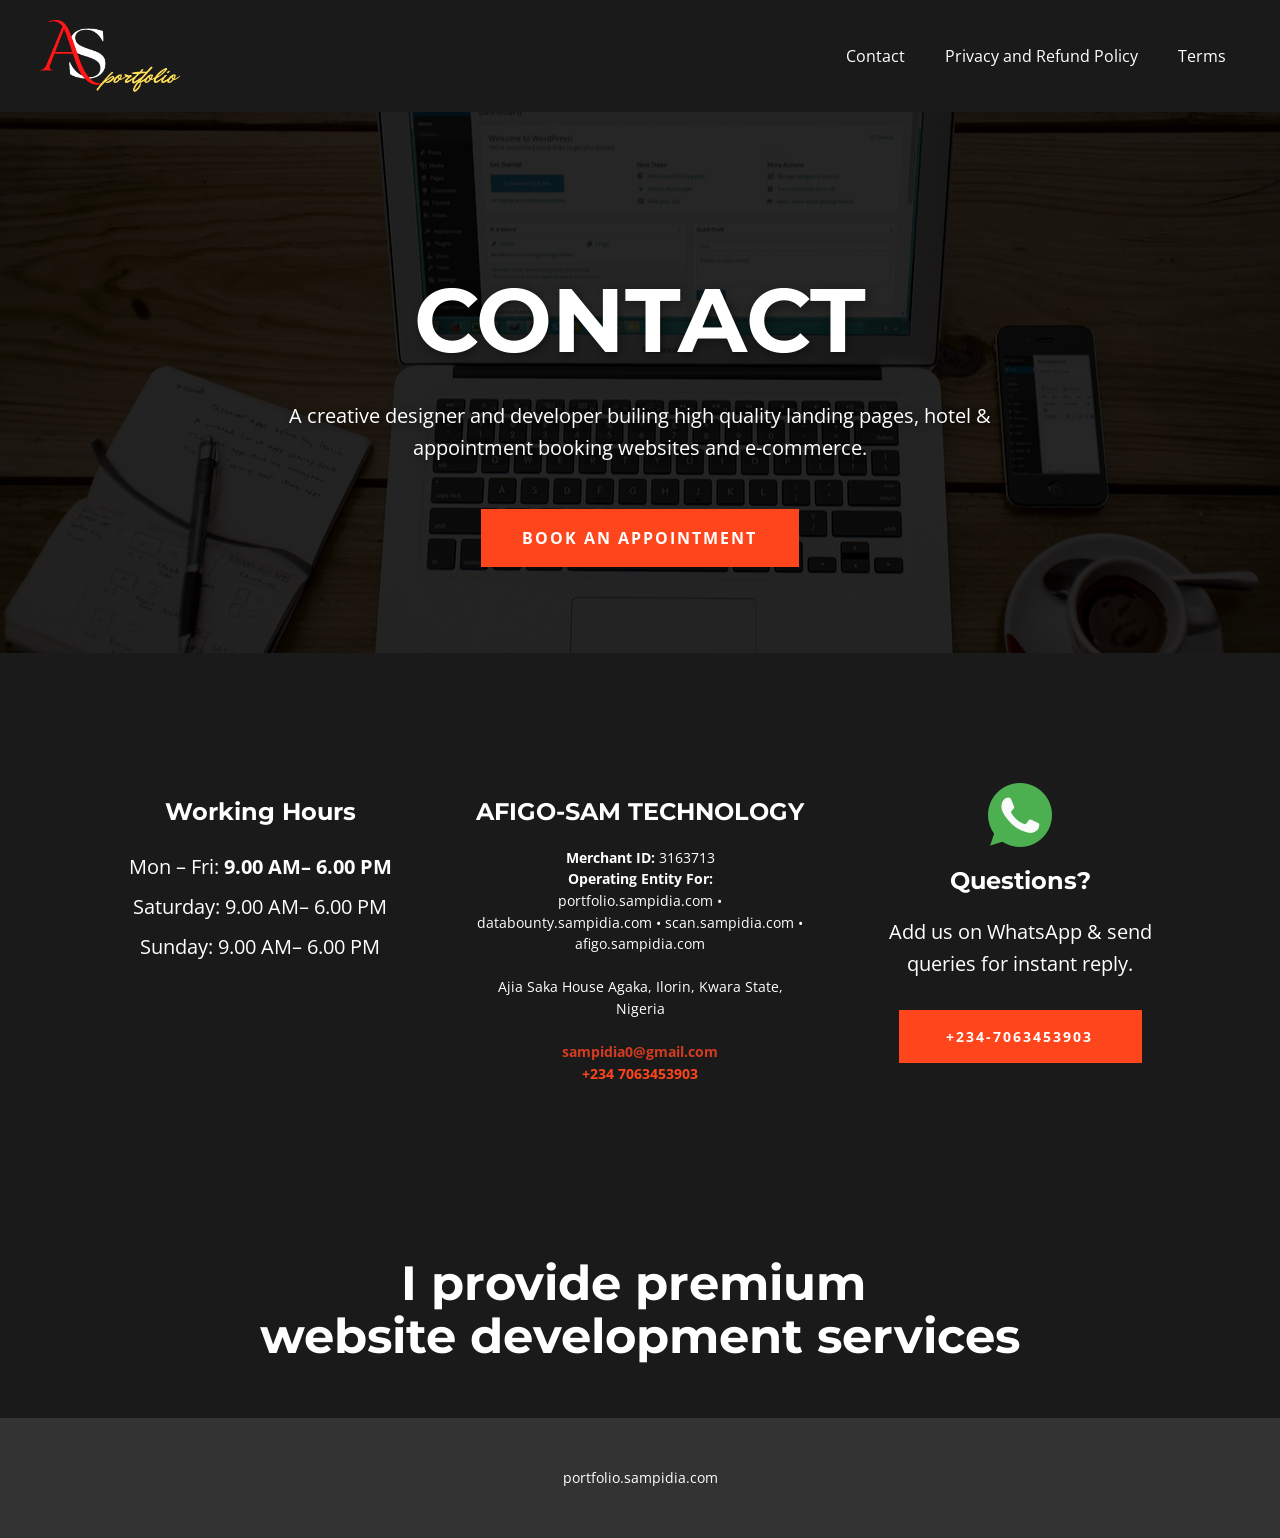
<file: contact/index.html>
<!DOCTYPE html>
<html style="font-size: 16px;" lang="en"><head>
    <meta name="viewport" content="width=device-width, initial-scale=1.0">
    <meta charset="utf-8">
    <meta name="keywords" content="contact, AFIGO-SAM TECHNOLOGY, Samson Oghenekaro Afigo, web designer, appointment booking, support, WhatsApp">
    <meta name="description" content="Get in touch with Samson Oghenekaro Afigo at AFIGO-SAM TECHNOLOGY (portfolio.sampidia.com). Contact us via email, phone, or WhatsApp for web design and development inquiries.">
    <title>Contact | AFIGO-SAM TECHNOLOGY</title>
    <link rel="stylesheet" href="nicepage.css" media="screen">
<link rel="stylesheet" href="index.css" media="screen">
    <meta name="generator" content="Nicepage 7.2.3, nicepage.com">
    
    
    
    
    
    <link id="u-theme-google-font" rel="stylesheet" href="https://fonts.googleapis.com/css?family=Montserrat:100,100i,200,200i,300,300i,400,400i,500,500i,600,600i,700,700i,800,800i,900,900i|Open+Sans:300,300i,400,400i,500,500i,600,600i,700,700i,800,800i">
    <script type="application/ld+json">{
		"@context": "http://schema.org",
		"@type": "Organization",
		"name": "Sitecontact",
		"logo": "contact/images/sampidiaafigoportfolio2.png"
}</script>
    <meta name="theme-color" content="#b8a269">
    <meta property="og:title" content="Contact | AFIGO-SAM TECHNOLOGY">
    <meta property="og:description" content="Get in touch with Samson Oghenekaro Afigo at AFIGO-SAM TECHNOLOGY (portfolio.sampidia.com). Contact us via email, phone, or WhatsApp for web design and development inquiries.">
    <meta property="og:type" content="website">
    <meta property="og:url" content="https://portfolio.sampidia.com/contact/">
    <link rel="canonical" href="https://portfolio.sampidia.com/contact/">
  <meta data-intl-tel-input-cdn-path="intlTelInput/"></head>
  <body data-home-page="Contact.html" data-home-page-title="Contact" data-path-to-root="./" data-include-products="false" class="u-body u-grey-90 u-xl-mode" data-lang="en"><header class="u-clearfix u-header u-header" id="sec-ef40"><div class="u-clearfix u-sheet u-sheet-1">
        <a href="https://portfolio.sampidia.com/" class="u-image u-logo u-image-1" data-image-width="500" data-image-height="500">
          <img src="/contact/images/sampidiaafigoportfolio2.png" class="u-logo-image u-logo-image-1">
        </a>
        <nav class="u-menu u-menu-one-level u-offcanvas u-menu-1">
          <div class="menu-collapse" style="font-size: 1rem; letter-spacing: 0px;">
            <a class="u-button-style u-custom-left-right-menu-spacing u-custom-padding-bottom u-custom-top-bottom-menu-spacing u-hamburger-link u-nav-link u-text-active-palette-1-base u-text-hover-palette-2-base" href="#">
              <svg class="u-svg-link" viewBox="0 0 24 24"><use xlink:href="#menu-hamburger"></use></svg>
              <svg class="u-svg-content" version="1.1" id="menu-hamburger" viewBox="0 0 16 16" x="0px" y="0px" xmlns:xlink="http://www.w3.org/1999/xlink" xmlns="http://www.w3.org/2000/svg"><g><rect y="1" width="16" height="2"></rect><rect y="7" width="16" height="2"></rect><rect y="13" width="16" height="2"></rect>
</g></svg>
            </a>
          </div>
          <div class="u-custom-menu u-nav-container">
            <ul class="u-nav u-unstyled u-nav-1"><li class="u-nav-item"><a class="u-button-style u-nav-link u-text-active-palette-1-base u-text-hover-palette-2-base" href="https://portfolio.sampidia.com/contact/" style="padding: 10px 20px;">Contact</a>
</li><li class="u-nav-item"><a class="u-button-style u-nav-link u-text-active-palette-1-base u-text-hover-palette-2-base" href="https://portfolio.sampidia.com/policy/" style="padding: 10px 20px;">Privacy and Refund Policy</a>
</li><li class="u-nav-item"><a class="u-button-style u-nav-link u-text-active-palette-1-base u-text-hover-palette-2-base" href="https://portfolio.sampidia.com/terms/" style="padding: 10px 20px;">Terms</a>
</li></ul>
          </div>
          <div class="u-custom-menu u-nav-container-collapse">
            <div class="u-black u-container-style u-inner-container-layout u-opacity u-opacity-95 u-sidenav">
              <div class="u-inner-container-layout u-sidenav-overflow">
                <div class="u-menu-close"></div>
                <ul class="u-align-center u-nav u-popupmenu-items u-unstyled u-nav-2"><li class="u-nav-item"><a class="u-button-style u-nav-link" href="https://portfolio.sampidia.com/contact/">Contact</a>
</li><li class="u-nav-item"><a class="u-button-style u-nav-link" href="https://portfolio.sampidia.com/policy/">Privacy and Refund Policy</a>
</li><li class="u-nav-item"><a class="u-button-style u-nav-link" href="https://portfolio.sampidia.com/terms/">Terms</a>
</li></ul>
              </div>
            </div>
            <div class="u-black u-menu-overlay u-opacity u-opacity-70"></div>
          </div>
        </nav>
      </div></header>
    <section class="skrollable skrollable-between u-align-center u-clearfix u-container-align-center u-image u-shading u-section-1" id="sec-6ce6" src="" data-image-width="1280" data-image-height="826">
      <div class="u-clearfix u-sheet u-sheet-1">
        <h1 class="u-align-center u-text u-text-1" data-animation-name="customAnimationIn" data-animation-duration="1500">contact</h1>
        <p class="u-align-center u-large-text u-text u-text-variant u-text-2" data-animation-name="customAnimationIn" data-animation-duration="1500" data-animation-delay="250"> A creative designer and developer builing high quality landing pages, hotel &amp; appointment booking websites and e-commerce.</p>
        <a href="./#sec-ef81" data-page-id="91368917" class="u-active-white u-align-center u-border-none u-btn u-button-style u-custom-color-1 u-hover-white u-text-active-palette-1-base u-text-hover-palette-1-base u-btn-1" data-animation-name="customAnimationIn" data-animation-duration="1500" data-animation-delay="200" data-animation-direction=""> Book an Appointment</a>
      </div>
      <style data-mode="XXL">@media (max-width: 0px) {
   .u-section-1 {
    background-image: linear-gradient(0deg, rgba(0, 0, 0, 0.45), rgba(0, 0, 0, 0.45)), url('images/man-barbershop-salon-doing-haircut-beard-trim1-min.jpg');
    background-position: 50% 50%, 50% 50%;
    background-size: cover, cover;
  }
  .u-section-1 .u-sheet-1 {
    min-height: 792px;
  }
  .u-section-1 .u-text-1 {
    text-shadow: 2px 2px 8px rgba(0,0,0,0.4);
    --animation-custom_in-translate_x: 0px;
    --animation-custom_in-translate_y: -300px;
    --animation-custom_in-opacity: 0;
    --animation-custom_in-rotate: 0deg;
    --animation-custom_in-scale: 0.3;
    font-size: 5.625rem;
    text-transform: uppercase;
    font-weight: 700;
    width: 795px;
    margin-top: 60px;
    margin-left: auto;
    margin-right: auto;
    margin-bottom: 0;
  }
  .u-section-1 .u-text-2 {
    text-shadow: 2px 2px 8px rgba(0,0,0,0.4);
    --animation-custom_in-translate_x: 0px;
    --animation-custom_in-translate_y: 0px;
    --animation-custom_in-opacity: 0;
    --animation-custom_in-rotate: 0deg;
    --animation-custom_in-scale: 0.3;
    width: 795px;
    margin-top: 30px;
    margin-left: auto;
    margin-right: auto;
    margin-bottom: 0;
  }
  .u-section-1 .u-btn-1 {
    text-transform: uppercase;
    font-weight: 700;
    letter-spacing: 2px;
    font-size: 1rem;
    background-image: none;
    --animation-custom_in-translate_x: 0px;
    --animation-custom_in-translate_y: 300px;
    --animation-custom_in-opacity: 0;
    --animation-custom_in-rotate: 0deg;
    --animation-custom_in-scale: 1;
    margin-top: 45px;
    margin-left: auto;
    margin-right: auto;
    margin-bottom: 0;
    padding-top: 18px;
    padding-right: 42px;
    padding-bottom: 18px;
    padding-left: 41px;
  }
  .u-block-9656-40 {
    --animation-custom_in-translate_x: 0px;
    --animation-custom_in-translate_y: 300px;
    --animation-custom_in-opacity: 0;
    --animation-custom_in-rotate: 0deg;
    --animation-custom_in-scale: 0.3;
    margin-top: 45px;
    margin-left: auto;
    margin-right: auto;
    margin-bottom: 60px;
  }
  .u-block-9656-41 {
    background-image: none;
    border-style: solid;
    margin-left: auto;
    padding-top: 0;
    padding-bottom: 0;
    padding-left: 0;
    padding-right: 0;
  }
}</style>
    </section>
    <section class="u-clearfix u-container-align-center u-section-2" id="sec-ef81">
      <div class="u-clearfix u-sheet u-sheet-1">
        <div class="data-layout-selected u-clearfix u-expanded-width u-layout-wrap u-layout-wrap-1">
          <div class="u-layout">
            <div class="u-layout-row">
              <div class="u-container-style u-layout-cell u-size-20-lg u-size-20-xl u-size-30-md u-size-30-sm u-size-30-xs u-layout-cell-1">
                <div class="u-container-layout u-container-layout-1">
                  <h4 class="u-align-center u-text u-text-1">Working Hours</h4>
                  <p class="u-align-center u-text u-text-2"> Mon – Fri: <span style="font-weight: 700;">9.00 AM– 6.00 PM</span>
                    <br>Saturday: <span style="font-weight: 700;"></span>9.00 AM– 6.00 PM<br>Sunday: <span style="font-weight: 700;"></span>
                    <span style="font-weight: 700;"></span>9.00 AM– 6.00 PM
                  </p>
                </div>
              </div>
              <div class="u-container-style u-layout-cell u-shape-rectangle u-size-20-lg u-size-20-xl u-size-30-md u-size-30-sm u-size-30-xs u-layout-cell-2" data-animation-name="" data-animation-duration="0" data-animation-delay="0" data-animation-direction="">
                <div class="u-container-layout u-container-layout-2">
                  <h4 class="u-align-center u-text u-text-3">AFIGO-SAM TECHNOLOGY</h4>
                  <p class="u-align-center u-text u-text-4" style="line-height: 1.5; font-size: 0.9rem;">
                    <strong>Merchant ID:</strong> 3163713<br>
                    <strong>Operating Entity For:</strong><br>
                    portfolio.sampidia.com &bull; databounty.sampidia.com &bull; scan.sampidia.com &bull; afigo.sampidia.com<br><br>
                    Ajia Saka House Agaka, Ilorin, Kwara State, Nigeria<br>
                    <br>
                    <a href="mailto:sampidia0@gmail.com" class="u-active-none u-border-none u-btn u-button-link u-button-style u-hover-none u-none u-text-active-white u-text-hover-white u-text-palette-2-base u-btn-1">sampidia0@gmail.com</a>
                    <br>
                    <a href="tel:+2347063453903" class="u-active-none u-border-none u-btn u-button-link u-button-style u-hover-none u-none u-text-custom-color-1 u-btn-2">+234 7063453903</a>
                  </p>
                </div>
              </div>
              <div class="cell-temp-clone u-container-style u-layout-cell u-shape-rectangle u-size-20-lg u-size-20-xl u-size-60-md u-size-60-sm u-size-60-xs u-layout-cell-3" data-animation-name="" data-animation-duration="0" data-animation-delay="0" data-animation-direction="">
                <div class="u-container-layout u-valign-top u-container-layout-3">
                  <span class="u-align-center u-file-icon u-icon u-icon-1">
                    <img src="images/733585.png" alt="">
                  </span>
                  <h4 class="u-align-center u-text u-text-5"> Questions?</h4>
                  <p class="u-align-center u-text u-text-default-lg u-text-default-md u-text-default-xl u-text-6"> Add us on WhatsApp &amp; send queries for instant reply. </p>
                  <a href="tel:+12-345-678-89089" class="u-active-palette-1-dark-2 u-align-right u-btn u-button-style u-custom u-custom-color-1 u-hover-palette-1-dark-2 u-text-active-white u-text-hover-white u-btn-3" data-animation-name="customAnimationIn" data-animation-duration="1500" data-animation-delay="200" data-animation-direction="">+234-7063453903</a>
                </div>
              </div>
            </div>
          </div>
        </div>
      </div>
      <style data-mode="XXL" data-visited="true">@media (max-width: 0px) {
  .u-section-2 .u-sheet-1 {
    min-height: 494px;
  }
  .u-section-2 .u-layout-wrap-1 {
    margin-top: 60px;
    margin-bottom: 60px;
  }
  .u-section-2 .u-layout-cell-1 {
    min-height: 374px;
  }
  .u-section-2 .u-container-layout-1 {
    padding-top: 45px;
    padding-left: 23px;
    padding-right: 23px;
    padding-bottom: 30px;
  }
  .u-section-2 .u-text-1 {
    margin-top: 0;
    margin-bottom: 0;
    margin-left: 7px;
    margin-right: 7px;
  }
  .u-section-2 .u-text-2 {
    font-size: 1.25rem;
    background-image: none;
    line-height: 2;
    margin-top: 20px;
    margin-left: 0;
    margin-right: 0;
    margin-bottom: 0;
  }
  .u-section-2 .u-layout-cell-2 {
    min-height: 374px;
  }
  .u-section-2 .u-container-layout-2 {
    padding-top: 30px;
    padding-bottom: 30px;
    padding-left: 23px;
    padding-right: 23px;
  }
  .u-section-2 .u-text-3 {
    margin-top: 15px;
    margin-left: 0;
    margin-right: 0;
    margin-bottom: 0;
  }
  .u-section-2 .u-text-4 {
    font-size: 1.25rem;
    background-image: none;
    margin-top: 20px;
    margin-left: 0;
    margin-right: 0;
    margin-bottom: 0;
  }
  .u-section-2 .u-btn-1 {
    background-image: none;
    font-weight: 700;
    padding-top: 0;
    padding-bottom: 0;
    padding-left: 0;
    padding-right: 0;
  }
  .u-section-2 .u-btn-2 {
    background-image: none;
    font-weight: 700;
    padding-top: 0;
    padding-bottom: 0;
    padding-left: 0;
    padding-right: 0;
  }
  .u-section-2 .u-layout-cell-3 {
    min-height: 374px;
  }
  .u-section-2 .u-container-layout-3 {
    padding-top: 30px;
    padding-bottom: 30px;
    padding-left: 30px;
    padding-right: 30px;
  }
  .u-section-2 .u-icon-1 {
    width: 64px;
    height: 64px;
    margin-top: 0;
    margin-bottom: 0;
    margin-left: auto;
    margin-right: auto;
  }
  .u-section-2 .u-text-5 {
    margin-top: 20px;
    margin-left: 0;
    margin-right: 0;
    margin-bottom: 0;
  }
  .u-section-2 .u-text-6 {
    font-size: 1.25rem;
    margin-top: 20px;
    margin-left: 0;
    margin-right: 0;
    margin-bottom: 0;
  }
  .u-section-2 .u-btn-3 {
    text-transform: uppercase;
    font-size: 1rem;
    letter-spacing: 2px;
    font-weight: 700;
    --animation-custom_in-translate_x: 300px;
    --animation-custom_in-translate_y: 0px;
    margin-top: 30px;
    margin-left: auto;
    margin-right: auto;
    margin-bottom: 0;
    padding-top: 17px;
    padding-right: 49px;
    padding-bottom: 17px;
    padding-left: 47px;
  }
}</style>
    </section>
    <section class="u-align-center u-clearfix u-container-align-center u-grey-90 u-section-3" id="carousel_1e56">
      <div class="u-clearfix u-sheet u-sheet-1">
        <h2 class="u-text u-text-default u-text-1"> I provide premium&nbsp;<br>website development services
        </h2>
      </div>
      <style data-mode="XXL">@media (max-width: 0px) {
   .u-section-3 {
    background-image: none;
  }
  .u-section-3 .u-sheet-1 {
    min-height: 852px;
  }
  .u-section-3 .u-text-1 {
    margin-top: 70px;
    margin-left: auto;
    margin-right: auto;
    margin-bottom: 0;
  }
  .u-block-4c19-3 {
    min-height: 574px;
    margin-top: 40px;
    margin-bottom: 0;
    height: auto;
  }
  .u-block-4c19-49 {
    margin-top: 0;
    margin-bottom: 0;
  }
  .u-block-4c19-50 {
    font-size: 1rem;
    background-image: none;
    font-weight: 600;
    letter-spacing: 0px;
    text-transform: uppercase;
    padding-top: 10px;
    padding-bottom: 10px;
    padding-left: 25px;
    padding-right: 25px;
  }
  .u-block-4c19-5 {
    margin-top: 0;
    margin-bottom: 0;
  }
  .u-block-4c19-6 {
    font-size: 1rem;
    background-image: none;
    font-weight: 600;
    letter-spacing: 0px;
    text-transform: uppercase;
    padding-top: 10px;
    padding-bottom: 10px;
    padding-left: 25px;
    padding-right: 25px;
  }
  .u-block-4c19-35 {
    margin-top: 0;
    margin-bottom: 0;
  }
  .u-block-4c19-36 {
    font-size: 1rem;
    background-image: none;
    font-weight: 600;
    letter-spacing: 0px;
    text-transform: uppercase;
    padding-top: 10px;
    padding-bottom: 10px;
    padding-left: 25px;
    padding-right: 25px;
  }
  .u-block-4c19-42 {
    margin-top: 0;
    margin-bottom: 0;
  }
  .u-block-4c19-43 {
    font-size: 1rem;
    background-image: none;
    font-weight: 600;
    letter-spacing: 0px;
    text-transform: uppercase;
    padding-top: 10px;
    padding-bottom: 10px;
    padding-left: 25px;
    padding-right: 25px;
  }
  .u-block-4c19-51 {
    background-image: none;
    margin-top: 0;
    margin-bottom: 0;
  }
  .u-block-4c19-52 {
    padding-top: 30px;
    padding-bottom: 30px;
    padding-left: 30px;
    padding-right: 30px;
  }
  .u-block-4c19-53 {
    width: 232px;
    height: 232px;
    background-image: url("images/man-cuts-his-beard-barbershop_111.jpg");
    background-position: 50% 50%;
    margin-top: 0;
    margin-bottom: 0;
    margin-left: auto;
    margin-right: auto;
  }
  .u-block-4c19-54 {
    line-height: 1.8;
    width: 774px;
    font-weight: 700;
    margin-top: 20px;
    margin-left: auto;
    margin-right: auto;
    margin-bottom: 0;
  }
  .u-block-4c19-55 {
    width: 774px;
    margin-top: 20px;
    margin-left: auto;
    margin-right: auto;
    margin-bottom: 0;
  }
  .u-block-4c19-12 {
    background-image: none;
    margin-top: 0;
    margin-bottom: 0;
  }
  .u-block-4c19-13 {
    padding-top: 30px;
    padding-bottom: 30px;
    padding-left: 30px;
    padding-right: 30px;
  }
  .u-block-4c19-33 {
    width: 232px;
    height: 232px;
    background-image: url("images/handsome-man-cutting-beard-barber-4.jpg");
    background-position: 50% 50%;
    margin-top: 0;
    margin-bottom: 0;
    margin-left: auto;
    margin-right: auto;
  }
  .u-block-4c19-19 {
    line-height: 1.8;
    width: 774px;
    font-weight: 700;
    margin-top: 20px;
    margin-left: auto;
    margin-right: auto;
    margin-bottom: 0;
  }
  .u-block-4c19-32 {
    width: 774px;
    margin-top: 20px;
    margin-left: auto;
    margin-right: auto;
    margin-bottom: 0;
  }
  .u-block-4c19-37 {
    background-image: none;
    margin-top: 0;
    margin-bottom: 0;
  }
  .u-block-4c19-38 {
    padding-top: 30px;
    padding-bottom: 30px;
    padding-left: 30px;
    padding-right: 30px;
  }
  .u-block-4c19-39 {
    width: 232px;
    height: 232px;
    background-image: url("images/portrait-man-barbershop-with-cla.jpg");
    background-position: 50% 50%;
    margin-top: 0;
    margin-bottom: 0;
    margin-left: auto;
    margin-right: auto;
  }
  .u-block-4c19-40 {
    line-height: 1.8;
    width: 774px;
    font-weight: 700;
    margin-top: 20px;
    margin-left: auto;
    margin-right: auto;
    margin-bottom: 0;
  }
  .u-block-4c19-41 {
    width: 774px;
    margin-top: 20px;
    margin-left: auto;
    margin-right: auto;
    margin-bottom: 0;
  }
  .u-block-4c19-44 {
    background-image: none;
    margin-top: 0;
    margin-bottom: 0;
  }
  .u-block-4c19-45 {
    padding-top: 30px;
    padding-bottom: 30px;
    padding-left: 30px;
    padding-right: 30px;
  }
  .u-block-4c19-46 {
    width: 232px;
    height: 232px;
    background-image: url("images/stylish-man-sitting-barbershop_11.jpg");
    background-position: 50% 50%;
    margin-top: 0;
    margin-bottom: 0;
    margin-left: auto;
    margin-right: auto;
  }
  .u-block-4c19-47 {
    line-height: 1.8;
    width: 774px;
    font-weight: 700;
    margin-top: 20px;
    margin-left: auto;
    margin-right: auto;
    margin-bottom: 0;
  }
  .u-block-4c19-48 {
    width: 774px;
    margin-top: 20px;
    margin-left: auto;
    margin-right: auto;
    margin-bottom: 0;
  }
  .u-block-4c19-56 {
    font-style: italic;
    margin-top: 30px;
    margin-left: auto;
    margin-right: auto;
    margin-bottom: 70px;
  }
  .u-block-4c19-57 {
    background-image: none;
    font-style: italic;
    border-style: solid;
    padding-top: 0;
    padding-bottom: 0;
    padding-left: 0;
    padding-right: 0;
  }
}</style>
    </section>
    
    
    
    <footer class="u-align-center u-clearfix u-container-align-center u-footer u-grey-80 u-footer" id="sec-608d"><div class="u-clearfix u-sheet u-sheet-1">
        <p class="u-small-text u-text u-text-variant u-text-1"> portfolio.sampidia.com</p>
      </div></footer>
 
  
</body></html>
</file>
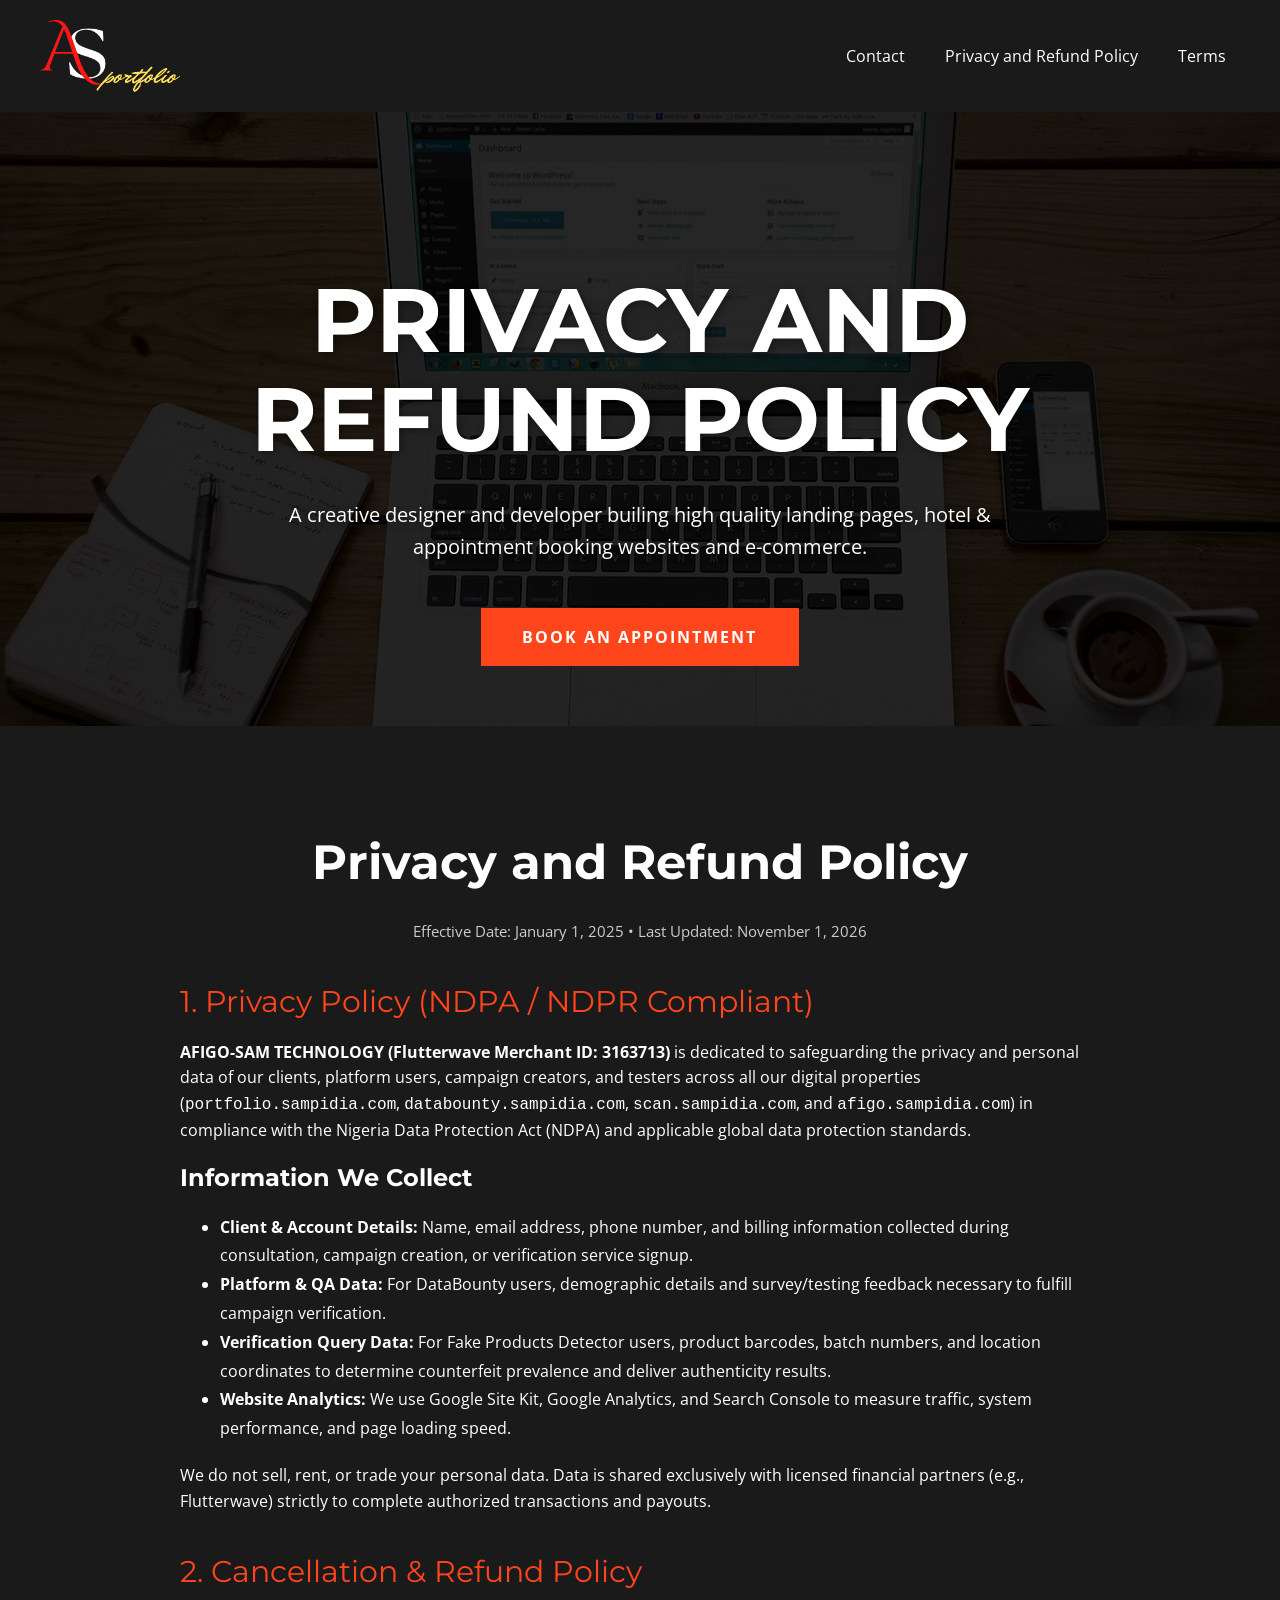
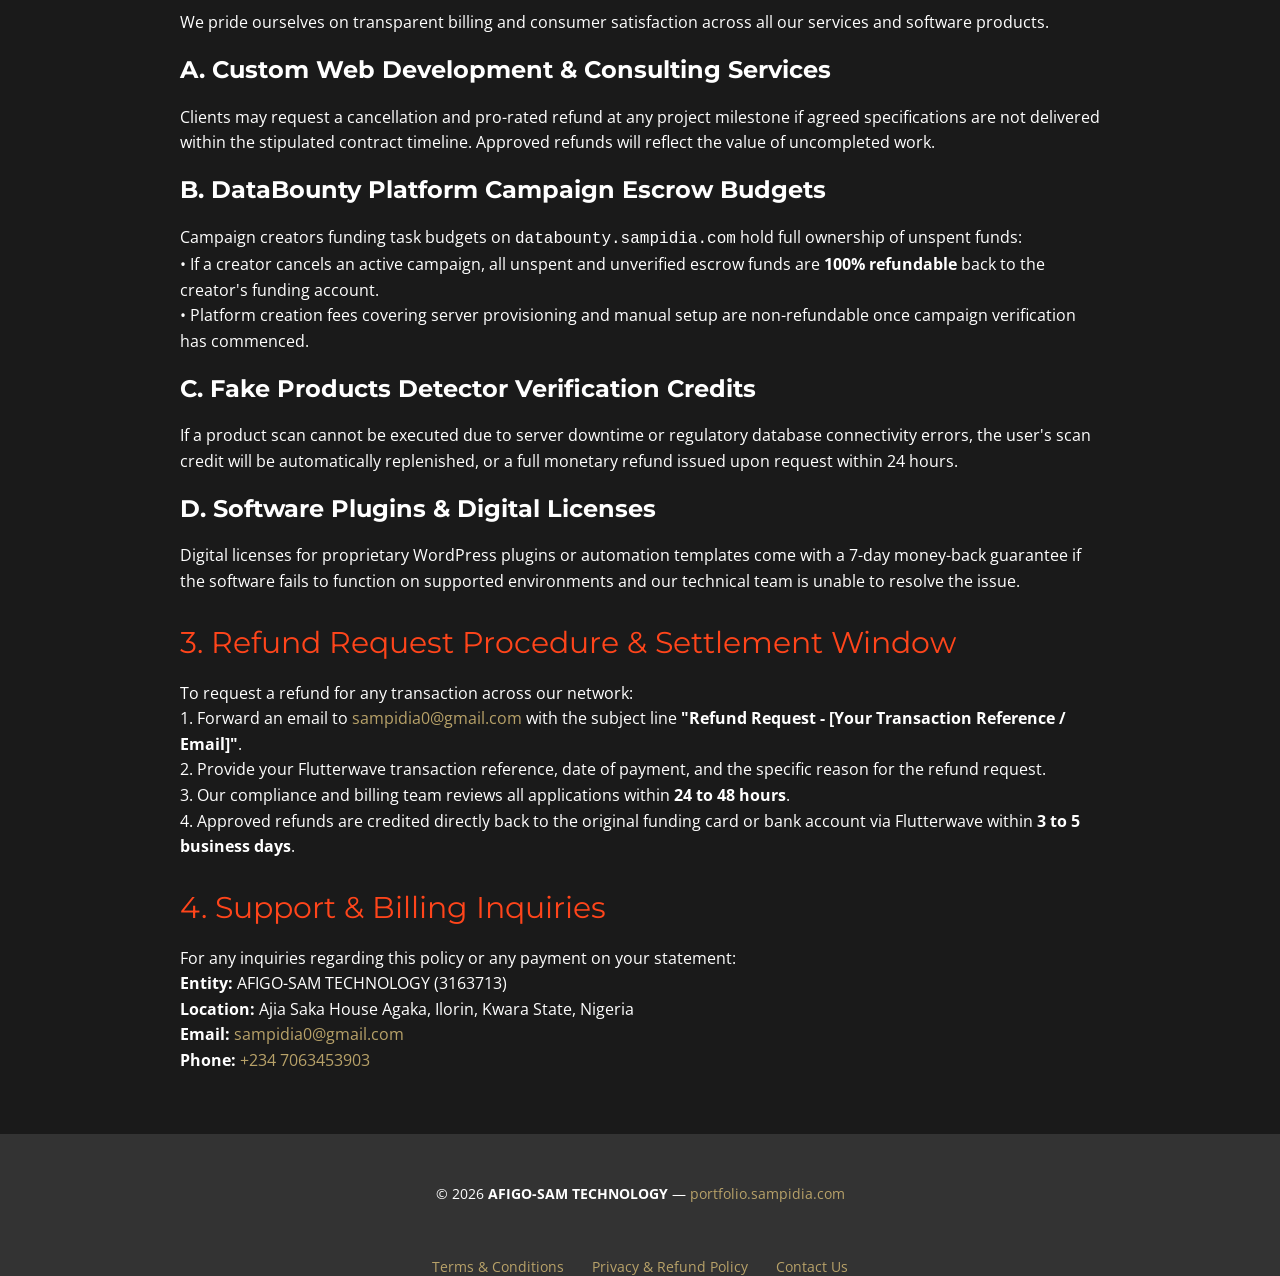
<file: policy/index.html>
<!DOCTYPE html>
<html style="font-size: 16px;" lang="en"><head>
    <meta name="viewport" content="width=device-width, initial-scale=1.0">
    <meta charset="utf-8">
    <meta name="robots" content="index, follow">
    <meta name="description" content="Read the Privacy and Refund Policy for AFIGO-SAM TECHNOLOGY (portfolio.sampidia.com). Covers data protection under NDPA/NDPR, cancellation terms, and refund procedures for all services.">
    <title>Privacy and Refund Policy | AFIGO-SAM TECHNOLOGY</title>
    <link rel="stylesheet" href="nicepage.css" media="screen">
<link rel="stylesheet" href="index.css" media="screen">
    <link id="u-theme-google-font" rel="stylesheet" href="https://fonts.googleapis.com/css?family=Montserrat:100,100i,200,200i,300,300i,400,400i,500,500i,600,600i,700,700i,800,800i,900,900i|Open+Sans:300,300i,400,400i,500,500i,600,600i,700,700i,800,800i">
    <script type="application/ld+json">{
  "@context": "https://schema.org",
  "@type": "WebPage",
  "name": "Privacy and Refund Policy",
  "url": "https://portfolio.sampidia.com/policy/",
  "description": "Privacy and Refund Policy for AFIGO-SAM TECHNOLOGY. Covers NDPA/NDPR data protection, cancellation terms, and refund procedures.",
  "publisher": {
    "@type": "Organization",
    "name": "AFIGO-SAM TECHNOLOGY",
    "url": "https://portfolio.sampidia.com/",
    "logo": {
      "@type": "ImageObject",
      "url": "https://portfolio.sampidia.com/contact/images/sampidiaafigoportfolio2.png"
    }
  }
}</script>
    <meta name="theme-color" content="#b8a269">
    <meta property="og:title" content="Privacy and Refund Policy | AFIGO-SAM TECHNOLOGY">
    <meta property="og:description" content="Read the Privacy and Refund Policy for AFIGO-SAM TECHNOLOGY. Covers NDPA/NDPR data protection, cancellation terms, and refund procedures for portfolio.sampidia.com and all associated services.">
    <meta property="og:type" content="website">
    <meta property="og:url" content="https://portfolio.sampidia.com/policy/">
    <meta property="og:image" content="https://portfolio.sampidia.com/contact/images/sampidiaafigoportfolio2.png">
    <meta property="og:site_name" content="AFIGO-SAM TECHNOLOGY">
    <meta name="twitter:card" content="summary">
    <meta name="twitter:title" content="Privacy and Refund Policy | AFIGO-SAM TECHNOLOGY">
    <meta name="twitter:description" content="Read the Privacy and Refund Policy for AFIGO-SAM TECHNOLOGY. Covers NDPA/NDPR data protection, cancellation terms, and refund procedures.">
    <link rel="canonical" href="https://portfolio.sampidia.com/policy/">
  <meta data-intl-tel-input-cdn-path="intlTelInput/"></head>
  <body data-home-page="Contact.html" data-home-page-title="Contact" data-path-to-root="./" data-include-products="false" class="u-body u-grey-90 u-xl-mode" data-lang="en"><header class="u-clearfix u-header u-header" id="sec-ef40"><div class="u-clearfix u-sheet u-sheet-1">
        <a href="https://portfolio.sampidia.com/" class="u-image u-logo u-image-1" data-image-width="500" data-image-height="500">
          <img src="/contact/images/sampidiaafigoportfolio2.png" class="u-logo-image u-logo-image-1">
        </a>
        <nav class="u-menu u-menu-one-level u-offcanvas u-menu-1">
          <div class="menu-collapse" style="font-size: 1rem; letter-spacing: 0px;">
            <a class="u-button-style u-custom-left-right-menu-spacing u-custom-padding-bottom u-custom-top-bottom-menu-spacing u-hamburger-link u-nav-link u-text-active-palette-1-base u-text-hover-palette-2-base" href="#">
              <svg class="u-svg-link" viewBox="0 0 24 24"><use xlink:href="#menu-hamburger"></use></svg>
              <svg class="u-svg-content" version="1.1" id="menu-hamburger" viewBox="0 0 16 16" x="0px" y="0px" xmlns:xlink="http://www.w3.org/1999/xlink" xmlns="http://www.w3.org/2000/svg"><g><rect y="1" width="16" height="2"></rect><rect y="7" width="16" height="2"></rect><rect y="13" width="16" height="2"></rect>
</g></svg>
            </a>
          </div>
          <div class="u-custom-menu u-nav-container">
            <ul class="u-nav u-unstyled u-nav-1"><li class="u-nav-item"><a class="u-button-style u-nav-link u-text-active-palette-1-base u-text-hover-palette-2-base" href="https://portfolio.sampidia.com/contact/" style="padding: 10px 20px;">Contact</a>
</li><li class="u-nav-item"><a class="u-button-style u-nav-link u-text-active-palette-1-base u-text-hover-palette-2-base" href="https://portfolio.sampidia.com/policy/" style="padding: 10px 20px;">Privacy and Refund Policy</a>
</li><li class="u-nav-item"><a class="u-button-style u-nav-link u-text-active-palette-1-base u-text-hover-palette-2-base" href="https://portfolio.sampidia.com/terms/" style="padding: 10px 20px;">Terms</a>
</li></ul>
          </div>
          <div class="u-custom-menu u-nav-container-collapse">
            <div class="u-black u-container-style u-inner-container-layout u-opacity u-opacity-95 u-sidenav">
              <div class="u-inner-container-layout u-sidenav-overflow">
                <div class="u-menu-close"></div>
                <ul class="u-align-center u-nav u-popupmenu-items u-unstyled u-nav-2"><li class="u-nav-item"><a class="u-button-style u-nav-link" href="https://portfolio.sampidia.com/contact/">Contact</a>
</li><li class="u-nav-item"><a class="u-button-style u-nav-link" href="https://portfolio.sampidia.com/policy/">Privacy and Refund Policy</a>
</li><li class="u-nav-item"><a class="u-button-style u-nav-link" href="https://portfolio.sampidia.com/terms/">Terms</a>
</li></ul>
              </div>
            </div>
            <div class="u-black u-menu-overlay u-opacity u-opacity-70"></div>
          </div>
        </nav>
      </div></header>
    <section class="skrollable skrollable-between u-align-center u-clearfix u-container-align-center u-image u-shading u-section-1" id="sec-6ce6" src="" data-image-width="1280" data-image-height="826">
      <div class="u-clearfix u-sheet u-sheet-1">
        <h1 class="u-align-center u-text u-text-1" data-animation-name="customAnimationIn" data-animation-duration="1500">Privacy and Refund Policy</h1>
        <p class="u-align-center u-large-text u-text u-text-variant u-text-2" data-animation-name="customAnimationIn" data-animation-duration="1500" data-animation-delay="250"> A creative designer and developer builing high quality landing pages, hotel &amp; appointment booking websites and e-commerce.</p>
        <a href="https://portfolio.sampidia.com/contact/" data-page-id="91368917" class="u-active-white u-align-center u-border-none u-btn u-button-style u-custom-color-1 u-hover-white u-text-active-palette-1-base u-text-hover-palette-1-base u-btn-1" data-animation-name="customAnimationIn" data-animation-duration="1500" data-animation-delay="200" data-animation-direction=""> Book an Appointment</a>
      </div>
      <style data-mode="XXL">@media (max-width: 0px) {
   .u-section-1 {
    background-image: linear-gradient(0deg, rgba(0, 0, 0, 0.45), rgba(0, 0, 0, 0.45)), url('images/man-barbershop-salon-doing-haircut-beard-trim1-min.jpg');
    background-position: 50% 50%, 50% 50%;
    background-size: cover, cover;
  }
  .u-section-1 .u-sheet-1 {
    min-height: 792px;
  }
  .u-section-1 .u-text-1 {
    text-shadow: 2px 2px 8px rgba(0,0,0,0.4);
    --animation-custom_in-translate_x: 0px;
    --animation-custom_in-translate_y: -300px;
    --animation-custom_in-opacity: 0;
    --animation-custom_in-rotate: 0deg;
    --animation-custom_in-scale: 0.3;
    font-size: 5.625rem;
    text-transform: uppercase;
    font-weight: 700;
    width: 795px;
    margin-top: 60px;
    margin-left: auto;
    margin-right: auto;
    margin-bottom: 0;
  }
  .u-section-1 .u-text-2 {
    text-shadow: 2px 2px 8px rgba(0,0,0,0.4);
    --animation-custom_in-translate_x: 0px;
    --animation-custom_in-translate_y: 0px;
    --animation-custom_in-opacity: 0;
    --animation-custom_in-rotate: 0deg;
    --animation-custom_in-scale: 0.3;
    width: 795px;
    margin-top: 30px;
    margin-left: auto;
    margin-right: auto;
    margin-bottom: 0;
  }
  .u-section-1 .u-btn-1 {
    text-transform: uppercase;
    font-weight: 700;
    letter-spacing: 2px;
    font-size: 1rem;
    background-image: none;
    --animation-custom_in-translate_x: 0px;
    --animation-custom_in-translate_y: 300px;
    --animation-custom_in-opacity: 0;
    --animation-custom_in-rotate: 0deg;
    --animation-custom_in-scale: 1;
    margin-top: 45px;
    margin-left: auto;
    margin-right: auto;
    margin-bottom: 0;
    padding-top: 18px;
    padding-right: 42px;
    padding-bottom: 18px;
    padding-left: 41px;
  }
  .u-block-9656-40 {
    --animation-custom_in-translate_x: 0px;
    --animation-custom_in-translate_y: 300px;
    --animation-custom_in-opacity: 0;
    --animation-custom_in-rotate: 0deg;
    --animation-custom_in-scale: 0.3;
    margin-top: 45px;
    margin-left: auto;
    margin-right: auto;
    margin-bottom: 60px;
  }
  .u-block-9656-41 {
    background-image: none;
    border-style: solid;
    margin-left: auto;
    padding-top: 0;
    padding-bottom: 0;
    padding-left: 0;
    padding-right: 0;
  }
}</style>
    </section>
    
    
    
    
    <section class="u-align-center u-clearfix u-container-align-center u-grey-90 u-section-3" id="carousel_1e56">
      <div class="u-clearfix u-sheet u-sheet-1" style="text-align: left; max-width: 960px; margin: 0 auto; padding: 40px 20px;">
        <h2 class="u-text u-text-default u-text-1" style="text-align: center; margin-bottom: 30px;">Privacy and Refund Policy</h2>
        <p style="font-size: 0.95rem; color: #ccc; text-align: center; margin-bottom: 40px;">Effective Date: January 1, 2025 &bull; Last Updated: November 1, 2026</p>

        <h3 style="color: #ff451b; margin-top: 30px;">1. Privacy Policy (NDPA / NDPR Compliant)</h3>
        <p><strong>AFIGO-SAM TECHNOLOGY (Flutterwave Merchant ID: 3163713)</strong> is dedicated to safeguarding the privacy and personal data of our clients, platform users, campaign creators, and testers across all our digital properties (<code>portfolio.sampidia.com</code>, <code>databounty.sampidia.com</code>, <code>scan.sampidia.com</code>, and <code>afigo.sampidia.com</code>) in compliance with the Nigeria Data Protection Act (NDPA) and applicable global data protection standards.</p>
        
        <h4 style="color: #fff; margin-top: 20px;">Information We Collect</h4>
        <ul style="margin-left: 20px; line-height: 1.8;">
          <li><strong>Client &amp; Account Details:</strong> Name, email address, phone number, and billing information collected during consultation, campaign creation, or verification service signup.</li>
          <li><strong>Platform &amp; QA Data:</strong> For DataBounty users, demographic details and survey/testing feedback necessary to fulfill campaign verification.</li>
          <li><strong>Verification Query Data:</strong> For Fake Products Detector users, product barcodes, batch numbers, and location coordinates to determine counterfeit prevalence and deliver authenticity results.</li>
          <li><strong>Website Analytics:</strong> We use Google Site Kit, Google Analytics, and Search Console to measure traffic, system performance, and page loading speed.</li>
        </ul>
        <p>We do not sell, rent, or trade your personal data. Data is shared exclusively with licensed financial partners (e.g., Flutterwave) strictly to complete authorized transactions and payouts.</p>

        <h3 style="color: #ff451b; margin-top: 40px;">2. Cancellation &amp; Refund Policy</h3>
        <p>We pride ourselves on transparent billing and consumer satisfaction across all our services and software products.</p>

        <h4 style="color: #fff; margin-top: 20px;">A. Custom Web Development &amp; Consulting Services</h4>
        <p>Clients may request a cancellation and pro-rated refund at any project milestone if agreed specifications are not delivered within the stipulated contract timeline. Approved refunds will reflect the value of uncompleted work.</p>

        <h4 style="color: #fff; margin-top: 20px;">B. DataBounty Platform Campaign Escrow Budgets</h4>
        <p>Campaign creators funding task budgets on <code>databounty.sampidia.com</code> hold full ownership of unspent funds:
          <br>&bull; If a creator cancels an active campaign, all unspent and unverified escrow funds are <strong>100% refundable</strong> back to the creator's funding account.
          <br>&bull; Platform creation fees covering server provisioning and manual setup are non-refundable once campaign verification has commenced.
        </p>

        <h4 style="color: #fff; margin-top: 20px;">C. Fake Products Detector Verification Credits</h4>
        <p>If a product scan cannot be executed due to server downtime or regulatory database connectivity errors, the user's scan credit will be automatically replenished, or a full monetary refund issued upon request within 24 hours.</p>

        <h4 style="color: #fff; margin-top: 20px;">D. Software Plugins &amp; Digital Licenses</h4>
        <p>Digital licenses for proprietary WordPress plugins or automation templates come with a 7-day money-back guarantee if the software fails to function on supported environments and our technical team is unable to resolve the issue.</p>

        <h3 style="color: #ff451b; margin-top: 30px;">3. Refund Request Procedure &amp; Settlement Window</h3>
        <p>To request a refund for any transaction across our network:
          <br>1. Forward an email to <a href="mailto:sampidia0@gmail.com" style="color: #b8a269;">sampidia0@gmail.com</a> with the subject line <strong>"Refund Request - [Your Transaction Reference / Email]"</strong>.
          <br>2. Provide your Flutterwave transaction reference, date of payment, and the specific reason for the refund request.
          <br>3. Our compliance and billing team reviews all applications within <strong>24 to 48 hours</strong>.
          <br>4. Approved refunds are credited directly back to the original funding card or bank account via Flutterwave within <strong>3 to 5 business days</strong>.
        </p>

        <h3 style="color: #ff451b; margin-top: 30px;">4. Support &amp; Billing Inquiries</h3>
        <p>For any inquiries regarding this policy or any payment on your statement:
          <br><strong>Entity:</strong> AFIGO-SAM TECHNOLOGY (3163713)
          <br><strong>Location:</strong> Ajia Saka House Agaka, Ilorin, Kwara State, Nigeria
          <br><strong>Email:</strong> <a href="mailto:sampidia0@gmail.com" style="color: #b8a269;">sampidia0@gmail.com</a>
          <br><strong>Phone:</strong> <a href="tel:+2347063453903" style="color: #b8a269;">+234 7063453903</a>
        </p>
      </div>
      <style data-mode="XXL">@media (max-width: 0px) {
   .u-section-3 {
    background-image: none;
  }
  .u-section-3 .u-sheet-1 {
    min-height: 852px;
  }
  .u-section-3 .u-text-1 {
    margin-top: 70px;
    margin-left: auto;
    margin-right: auto;
    margin-bottom: 0;
  }
  .u-block-4c19-3 {
    min-height: 574px;
    margin-top: 40px;
    margin-bottom: 0;
    height: auto;
  }
  .u-block-4c19-49 {
    margin-top: 0;
    margin-bottom: 0;
  }
  .u-block-4c19-50 {
    font-size: 1rem;
    background-image: none;
    font-weight: 600;
    letter-spacing: 0px;
    text-transform: uppercase;
    padding-top: 10px;
    padding-bottom: 10px;
    padding-left: 25px;
    padding-right: 25px;
  }
  .u-block-4c19-5 {
    margin-top: 0;
    margin-bottom: 0;
  }
  .u-block-4c19-6 {
    font-size: 1rem;
    background-image: none;
    font-weight: 600;
    letter-spacing: 0px;
    text-transform: uppercase;
    padding-top: 10px;
    padding-bottom: 10px;
    padding-left: 25px;
    padding-right: 25px;
  }
  .u-block-4c19-35 {
    margin-top: 0;
    margin-bottom: 0;
  }
  .u-block-4c19-36 {
    font-size: 1rem;
    background-image: none;
    font-weight: 600;
    letter-spacing: 0px;
    text-transform: uppercase;
    padding-top: 10px;
    padding-bottom: 10px;
    padding-left: 25px;
    padding-right: 25px;
  }
  .u-block-4c19-42 {
    margin-top: 0;
    margin-bottom: 0;
  }
  .u-block-4c19-43 {
    font-size: 1rem;
    background-image: none;
    font-weight: 600;
    letter-spacing: 0px;
    text-transform: uppercase;
    padding-top: 10px;
    padding-bottom: 10px;
    padding-left: 25px;
    padding-right: 25px;
  }
  .u-block-4c19-51 {
    background-image: none;
    margin-top: 0;
    margin-bottom: 0;
  }
  .u-block-4c19-52 {
    padding-top: 30px;
    padding-bottom: 30px;
    padding-left: 30px;
    padding-right: 30px;
  }
  .u-block-4c19-53 {
    width: 232px;
    height: 232px;
    background-image: url("images/man-cuts-his-beard-barbershop_111.jpg");
    background-position: 50% 50%;
    margin-top: 0;
    margin-bottom: 0;
    margin-left: auto;
    margin-right: auto;
  }
  .u-block-4c19-54 {
    line-height: 1.8;
    width: 774px;
    font-weight: 700;
    margin-top: 20px;
    margin-left: auto;
    margin-right: auto;
    margin-bottom: 0;
  }
  .u-block-4c19-55 {
    width: 774px;
    margin-top: 20px;
    margin-left: auto;
    margin-right: auto;
    margin-bottom: 0;
  }
  .u-block-4c19-12 {
    background-image: none;
    margin-top: 0;
    margin-bottom: 0;
  }
  .u-block-4c19-13 {
    padding-top: 30px;
    padding-bottom: 30px;
    padding-left: 30px;
    padding-right: 30px;
  }
  .u-block-4c19-33 {
    width: 232px;
    height: 232px;
    background-image: url("images/handsome-man-cutting-beard-barber-4.jpg");
    background-position: 50% 50%;
    margin-top: 0;
    margin-bottom: 0;
    margin-left: auto;
    margin-right: auto;
  }
  .u-block-4c19-19 {
    line-height: 1.8;
    width: 774px;
    font-weight: 700;
    margin-top: 20px;
    margin-left: auto;
    margin-right: auto;
    margin-bottom: 0;
  }
  .u-block-4c19-32 {
    width: 774px;
    margin-top: 20px;
    margin-left: auto;
    margin-right: auto;
    margin-bottom: 0;
  }
  .u-block-4c19-37 {
    background-image: none;
    margin-top: 0;
    margin-bottom: 0;
  }
  .u-block-4c19-38 {
    padding-top: 30px;
    padding-bottom: 30px;
    padding-left: 30px;
    padding-right: 30px;
  }
  .u-block-4c19-39 {
    width: 232px;
    height: 232px;
    background-image: url("images/portrait-man-barbershop-with-cla.jpg");
    background-position: 50% 50%;
    margin-top: 0;
    margin-bottom: 0;
    margin-left: auto;
    margin-right: auto;
  }
  .u-block-4c19-40 {
    line-height: 1.8;
    width: 774px;
    font-weight: 700;
    margin-top: 20px;
    margin-left: auto;
    margin-right: auto;
    margin-bottom: 0;
  }
  .u-block-4c19-41 {
    width: 774px;
    margin-top: 20px;
    margin-left: auto;
    margin-right: auto;
    margin-bottom: 0;
  }
  .u-block-4c19-44 {
    background-image: none;
    margin-top: 0;
    margin-bottom: 0;
  }
  .u-block-4c19-45 {
    padding-top: 30px;
    padding-bottom: 30px;
    padding-left: 30px;
    padding-right: 30px;
  }
  .u-block-4c19-46 {
    width: 232px;
    height: 232px;
    background-image: url("images/stylish-man-sitting-barbershop_11.jpg");
    background-position: 50% 50%;
    margin-top: 0;
    margin-bottom: 0;
    margin-left: auto;
    margin-right: auto;
  }
  .u-block-4c19-47 {
    line-height: 1.8;
    width: 774px;
    font-weight: 700;
    margin-top: 20px;
    margin-left: auto;
    margin-right: auto;
    margin-bottom: 0;
  }
  .u-block-4c19-48 {
    width: 774px;
    margin-top: 20px;
    margin-left: auto;
    margin-right: auto;
    margin-bottom: 0;
  }
  .u-block-4c19-56 {
    font-style: italic;
    margin-top: 30px;
    margin-left: auto;
    margin-right: auto;
    margin-bottom: 70px;
  }
  .u-block-4c19-57 {
    background-image: none;
    font-style: italic;
    border-style: solid;
    padding-top: 0;
    padding-bottom: 0;
    padding-left: 0;
    padding-right: 0;
  }
}</style>
    </section>
    
    
    
    <footer class="u-align-center u-clearfix u-container-align-center u-footer u-grey-80 u-footer" id="sec-608d">
      <div class="u-clearfix u-sheet u-sheet-1">
        <p class="u-small-text u-text u-text-variant u-text-1">
          &copy; 2026 <strong>AFIGO-SAM TECHNOLOGY</strong> &mdash; <a href="https://portfolio.sampidia.com/" style="color:#b8a269;">portfolio.sampidia.com</a>
        </p>
        <nav aria-label="Footer navigation" style="margin-top:10px;">
          <a href="https://portfolio.sampidia.com/terms/" style="color:#b8a269; margin:0 12px; font-size:0.85rem;">Terms &amp; Conditions</a>
          <a href="https://portfolio.sampidia.com/policy/" style="color:#b8a269; margin:0 12px; font-size:0.85rem;">Privacy &amp; Refund Policy</a>
          <a href="https://portfolio.sampidia.com/contact/" style="color:#b8a269; margin:0 12px; font-size:0.85rem;">Contact Us</a>
        </nav>
      </div>
    </footer>
 
  
</body></html>
</file>
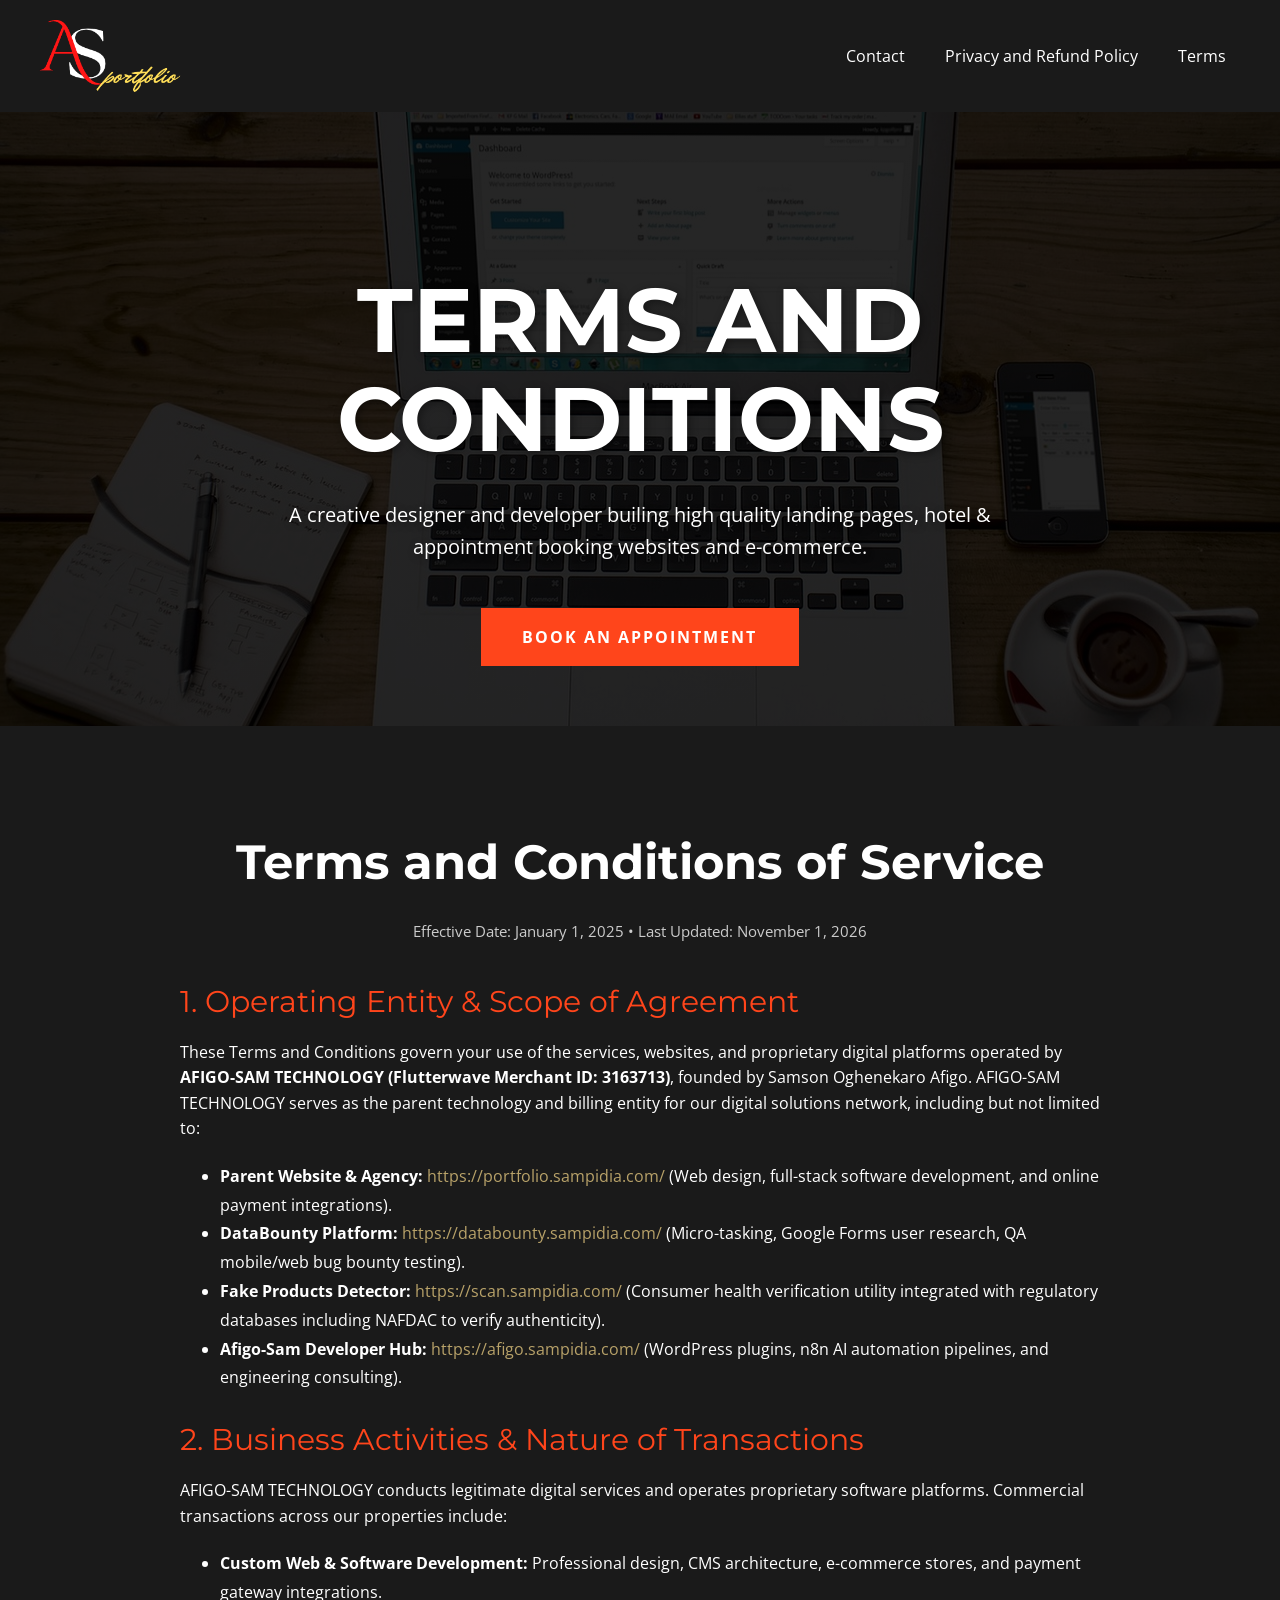
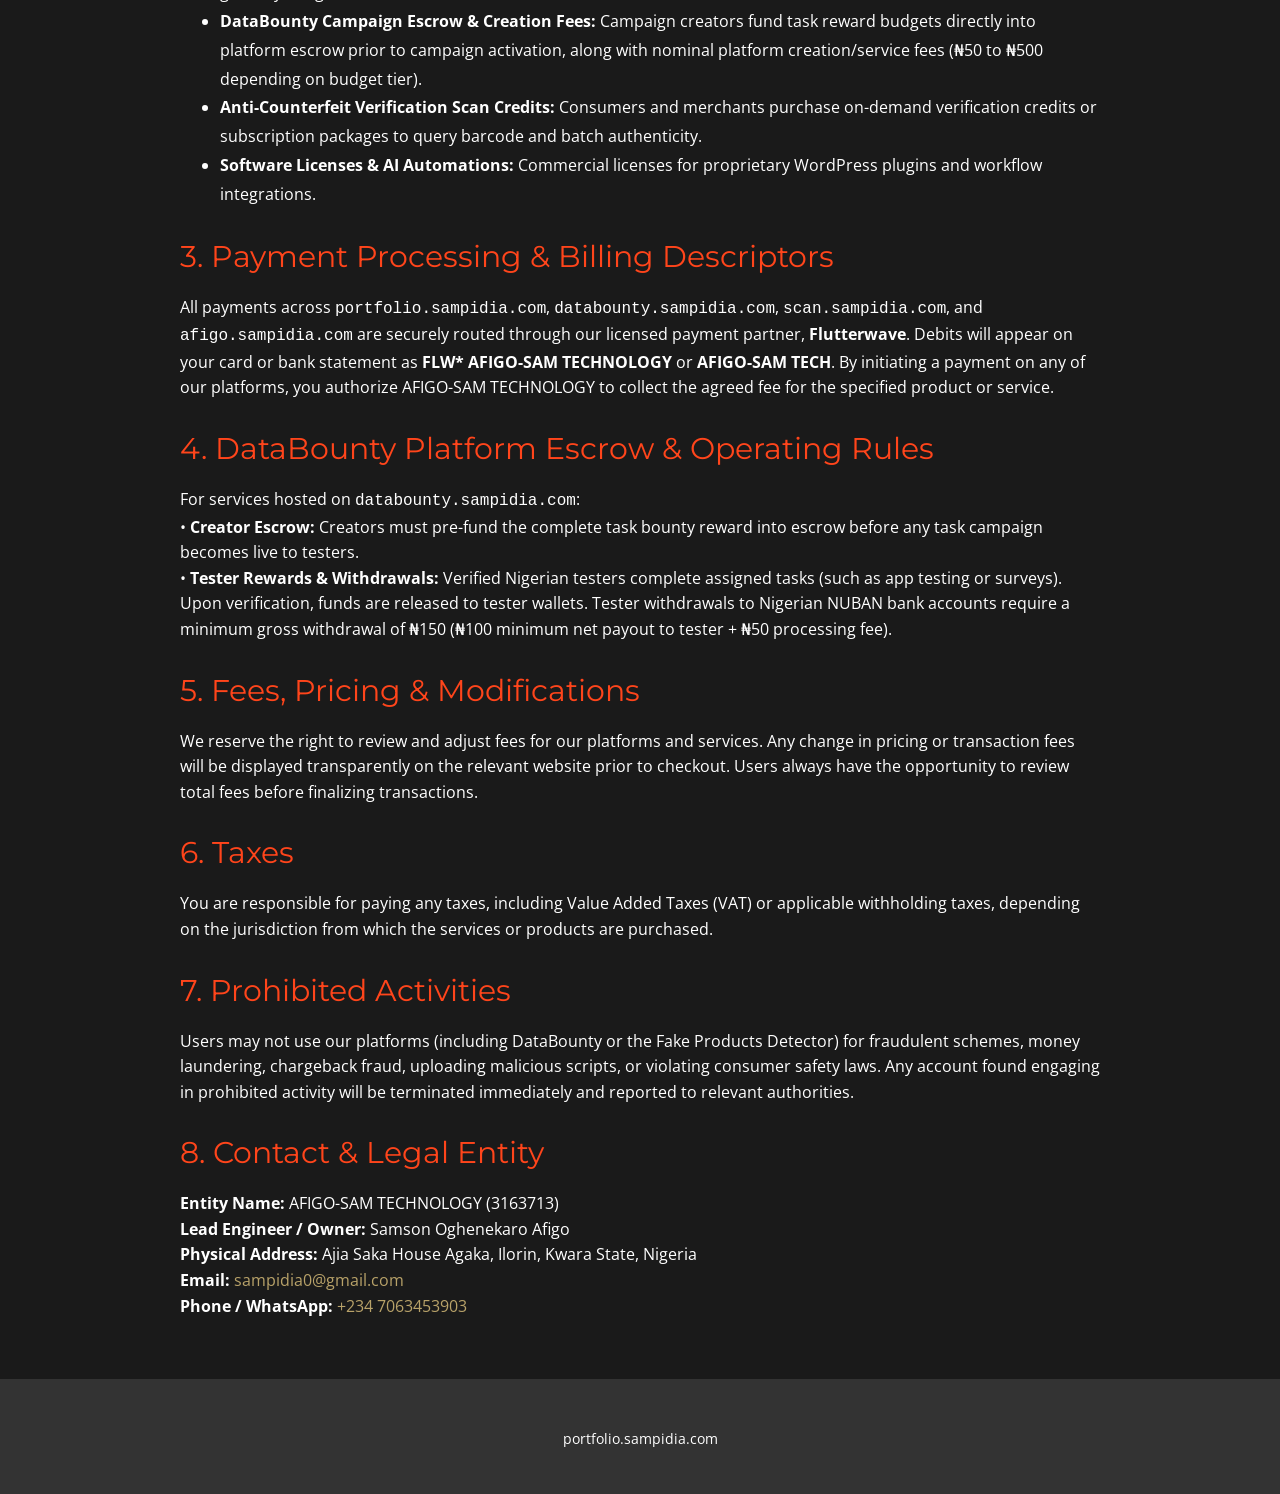
<file: terms/index.html>
<!DOCTYPE html>
<html style="font-size: 16px;" lang="en"><head>
    <meta name="viewport" content="width=device-width, initial-scale=1.0">
    <meta charset="utf-8">
    <meta name="keywords" content="terms and conditions, AFIGO-SAM TECHNOLOGY, web design services, DataBounty platform, payment processing, Flutterwave, software licenses">
    <meta name="description" content="Terms and Conditions of Service for AFIGO-SAM TECHNOLOGY. Covers use of portfolio.sampidia.com, DataBounty, Fake Products Detector, and Afigo-Sam Developer Hub — including payment, fees, and prohibited activities.">
    <title>Terms and Conditions | AFIGO-SAM TECHNOLOGY</title>
    <link rel="stylesheet" href="nicepage.css" media="screen">
<link rel="stylesheet" href="index.css" media="screen">
    <meta name="generator" content="Nicepage 7.2.3, nicepage.com">
    
    
    
    
    
    <link id="u-theme-google-font" rel="stylesheet" href="https://fonts.googleapis.com/css?family=Montserrat:100,100i,200,200i,300,300i,400,400i,500,500i,600,600i,700,700i,800,800i,900,900i|Open+Sans:300,300i,400,400i,500,500i,600,600i,700,700i,800,800i">
    <script type="application/ld+json">{
		"@context": "http://schema.org",
		"@type": "Organization",
		"name": "Sitecontact",
		"logo": "contact/images/sampidiaafigoportfolio2.png"
}</script>
    <meta name="theme-color" content="#b8a269">
    <meta property="og:title" content="Terms and Conditions | AFIGO-SAM TECHNOLOGY">
    <meta property="og:description" content="Terms and Conditions governing use of AFIGO-SAM TECHNOLOGY services: portfolio.sampidia.com, DataBounty, Fake Products Detector, and Afigo-Sam Developer Hub. Covers payment, fees, escrow, and prohibited activities.">
    <meta property="og:type" content="website">
    <meta property="og:url" content="https://portfolio.sampidia.com/terms/">
    <link rel="canonical" href="https://portfolio.sampidia.com/terms/">
  <meta data-intl-tel-input-cdn-path="intlTelInput/"></head>
  <body data-home-page="Contact.html" data-home-page-title="Contact" data-path-to-root="./" data-include-products="false" class="u-body u-grey-90 u-xl-mode" data-lang="en"><header class="u-clearfix u-header u-header" id="sec-ef40"><div class="u-clearfix u-sheet u-sheet-1">
        <a href="https://portfolio.sampidia.com/" class="u-image u-logo u-image-1" data-image-width="500" data-image-height="500">
          <img src="/contact/images/sampidiaafigoportfolio2.png" class="u-logo-image u-logo-image-1">
        </a>
        <nav class="u-menu u-menu-one-level u-offcanvas u-menu-1">
          <div class="menu-collapse" style="font-size: 1rem; letter-spacing: 0px;">
            <a class="u-button-style u-custom-left-right-menu-spacing u-custom-padding-bottom u-custom-top-bottom-menu-spacing u-hamburger-link u-nav-link u-text-active-palette-1-base u-text-hover-palette-2-base" href="#">
              <svg class="u-svg-link" viewBox="0 0 24 24"><use xlink:href="#menu-hamburger"></use></svg>
              <svg class="u-svg-content" version="1.1" id="menu-hamburger" viewBox="0 0 16 16" x="0px" y="0px" xmlns:xlink="http://www.w3.org/1999/xlink" xmlns="http://www.w3.org/2000/svg"><g><rect y="1" width="16" height="2"></rect><rect y="7" width="16" height="2"></rect><rect y="13" width="16" height="2"></rect>
</g></svg>
            </a>
          </div>
          <div class="u-custom-menu u-nav-container">
            <ul class="u-nav u-unstyled u-nav-1"><li class="u-nav-item"><a class="u-button-style u-nav-link u-text-active-palette-1-base u-text-hover-palette-2-base" href="https://portfolio.sampidia.com/contact/" style="padding: 10px 20px;">Contact</a>
</li><li class="u-nav-item"><a class="u-button-style u-nav-link u-text-active-palette-1-base u-text-hover-palette-2-base" href="https://portfolio.sampidia.com/policy/" style="padding: 10px 20px;">Privacy and Refund Policy</a>
</li><li class="u-nav-item"><a class="u-button-style u-nav-link u-text-active-palette-1-base u-text-hover-palette-2-base" href="https://portfolio.sampidia.com/terms/" style="padding: 10px 20px;">Terms</a>
</li></ul>
          </div>
          <div class="u-custom-menu u-nav-container-collapse">
            <div class="u-black u-container-style u-inner-container-layout u-opacity u-opacity-95 u-sidenav">
              <div class="u-inner-container-layout u-sidenav-overflow">
                <div class="u-menu-close"></div>
                <ul class="u-align-center u-nav u-popupmenu-items u-unstyled u-nav-2"><li class="u-nav-item"><a class="u-button-style u-nav-link" href="https://portfolio.sampidia.com/contact/">Contact</a>
</li><li class="u-nav-item"><a class="u-button-style u-nav-link" href="https://portfolio.sampidia.com/policy/">Privacy and Refund Policy</a>
</li><li class="u-nav-item"><a class="u-button-style u-nav-link" href="https://portfolio.sampidia.com/terms/">Terms</a>
</li></ul>
              </div>
            </div>
            <div class="u-black u-menu-overlay u-opacity u-opacity-70"></div>
          </div>
        </nav>
      </div></header>
    <section class="skrollable skrollable-between u-align-center u-clearfix u-container-align-center u-image u-shading u-section-1" id="sec-6ce6" src="" data-image-width="1280" data-image-height="826">
      <div class="u-clearfix u-sheet u-sheet-1">
        <h1 class="u-align-center u-text u-text-1" data-animation-name="customAnimationIn" data-animation-duration="1500">Terms and conditions</h1>
        <p class="u-align-center u-large-text u-text u-text-variant u-text-2" data-animation-name="customAnimationIn" data-animation-duration="1500" data-animation-delay="250"> A creative designer and developer builing high quality landing pages, hotel &amp; appointment booking websites and e-commerce.</p>
        <a href="https://portfolio.sampidia.com/contact/" data-page-id="91368917" class="u-active-white u-align-center u-border-none u-btn u-button-style u-custom-color-1 u-hover-white u-text-active-palette-1-base u-text-hover-palette-1-base u-btn-1" data-animation-name="customAnimationIn" data-animation-duration="1500" data-animation-delay="200" data-animation-direction=""> Book an Appointment</a>
      </div>
      <style data-mode="XXL">@media (max-width: 0px) {
   .u-section-1 {
    background-image: linear-gradient(0deg, rgba(0, 0, 0, 0.45), rgba(0, 0, 0, 0.45)), url('images/man-barbershop-salon-doing-haircut-beard-trim1-min.jpg');
    background-position: 50% 50%, 50% 50%;
    background-size: cover, cover;
  }
  .u-section-1 .u-sheet-1 {
    min-height: 792px;
  }
  .u-section-1 .u-text-1 {
    text-shadow: 2px 2px 8px rgba(0,0,0,0.4);
    --animation-custom_in-translate_x: 0px;
    --animation-custom_in-translate_y: -300px;
    --animation-custom_in-opacity: 0;
    --animation-custom_in-rotate: 0deg;
    --animation-custom_in-scale: 0.3;
    font-size: 5.625rem;
    text-transform: uppercase;
    font-weight: 700;
    width: 795px;
    margin-top: 60px;
    margin-left: auto;
    margin-right: auto;
    margin-bottom: 0;
  }
  .u-section-1 .u-text-2 {
    text-shadow: 2px 2px 8px rgba(0,0,0,0.4);
    --animation-custom_in-translate_x: 0px;
    --animation-custom_in-translate_y: 0px;
    --animation-custom_in-opacity: 0;
    --animation-custom_in-rotate: 0deg;
    --animation-custom_in-scale: 0.3;
    width: 795px;
    margin-top: 30px;
    margin-left: auto;
    margin-right: auto;
    margin-bottom: 0;
  }
  .u-section-1 .u-btn-1 {
    text-transform: uppercase;
    font-weight: 700;
    letter-spacing: 2px;
    font-size: 1rem;
    background-image: none;
    --animation-custom_in-translate_x: 0px;
    --animation-custom_in-translate_y: 300px;
    --animation-custom_in-opacity: 0;
    --animation-custom_in-rotate: 0deg;
    --animation-custom_in-scale: 1;
    margin-top: 45px;
    margin-left: auto;
    margin-right: auto;
    margin-bottom: 0;
    padding-top: 18px;
    padding-right: 42px;
    padding-bottom: 18px;
    padding-left: 41px;
  }
  .u-block-9656-40 {
    --animation-custom_in-translate_x: 0px;
    --animation-custom_in-translate_y: 300px;
    --animation-custom_in-opacity: 0;
    --animation-custom_in-rotate: 0deg;
    --animation-custom_in-scale: 0.3;
    margin-top: 45px;
    margin-left: auto;
    margin-right: auto;
    margin-bottom: 60px;
  }
  .u-block-9656-41 {
    background-image: none;
    border-style: solid;
    margin-left: auto;
    padding-top: 0;
    padding-bottom: 0;
    padding-left: 0;
    padding-right: 0;
  }
}</style>
    </section>
    
    
    
    
    <section class="u-align-center u-clearfix u-container-align-center u-grey-90 u-section-3" id="carousel_1e56">
      <div class="u-clearfix u-sheet u-sheet-1" style="text-align: left; max-width: 960px; margin: 0 auto; padding: 40px 20px;">
        <h2 class="u-text u-text-default u-text-1" style="text-align: center; margin-bottom: 30px;">Terms and Conditions of Service</h2>
        <p style="font-size: 0.95rem; color: #ccc; text-align: center; margin-bottom: 40px;">Effective Date: January 1, 2025 &bull; Last Updated: November 1, 2026</p>

        <h3 style="color: #ff451b; margin-top: 30px;">1. Operating Entity &amp; Scope of Agreement</h3>
        <p>These Terms and Conditions govern your use of the services, websites, and proprietary digital platforms operated by <strong>AFIGO-SAM TECHNOLOGY (Flutterwave Merchant ID: 3163713)</strong>, founded by Samson Oghenekaro Afigo. AFIGO-SAM TECHNOLOGY serves as the parent technology and billing entity for our digital solutions network, including but not limited to:</p>
        <ul style="margin-left: 20px; line-height: 1.8;">
          <li><strong>Parent Website &amp; Agency:</strong> <a href="https://portfolio.sampidia.com/" style="color: #b8a269;">https://portfolio.sampidia.com/</a> (Web design, full-stack software development, and online payment integrations).</li>
          <li><strong>DataBounty Platform:</strong> <a href="https://databounty.sampidia.com/" style="color: #b8a269;">https://databounty.sampidia.com/</a> (Micro-tasking, Google Forms user research, QA mobile/web bug bounty testing).</li>
          <li><strong>Fake Products Detector:</strong> <a href="https://scan.sampidia.com/" style="color: #b8a269;">https://scan.sampidia.com/</a> (Consumer health verification utility integrated with regulatory databases including NAFDAC to verify authenticity).</li>
          <li><strong>Afigo-Sam Developer Hub:</strong> <a href="https://afigo.sampidia.com/" style="color: #b8a269;">https://afigo.sampidia.com/</a> (WordPress plugins, n8n AI automation pipelines, and engineering consulting).</li>
        </ul>

        <h3 style="color: #ff451b; margin-top: 30px;">2. Business Activities &amp; Nature of Transactions</h3>
        <p>AFIGO-SAM TECHNOLOGY conducts legitimate digital services and operates proprietary software platforms. Commercial transactions across our properties include:</p>
        <ul style="margin-left: 20px; line-height: 1.8;">
          <li><strong>Custom Web &amp; Software Development:</strong> Professional design, CMS architecture, e-commerce stores, and payment gateway integrations.</li>
          <li><strong>DataBounty Campaign Escrow &amp; Creation Fees:</strong> Campaign creators fund task reward budgets directly into platform escrow prior to campaign activation, along with nominal platform creation/service fees (₦50 to ₦500 depending on budget tier).</li>
          <li><strong>Anti-Counterfeit Verification Scan Credits:</strong> Consumers and merchants purchase on-demand verification credits or subscription packages to query barcode and batch authenticity.</li>
          <li><strong>Software Licenses &amp; AI Automations:</strong> Commercial licenses for proprietary WordPress plugins and workflow integrations.</li>
        </ul>

        <h3 style="color: #ff451b; margin-top: 30px;">3. Payment Processing &amp; Billing Descriptors</h3>
        <p>All payments across <code>portfolio.sampidia.com</code>, <code>databounty.sampidia.com</code>, <code>scan.sampidia.com</code>, and <code>afigo.sampidia.com</code> are securely routed through our licensed payment partner, <strong>Flutterwave</strong>. Debits will appear on your card or bank statement as <strong>FLW* AFIGO-SAM TECHNOLOGY</strong> or <strong>AFIGO-SAM TECH</strong>. By initiating a payment on any of our platforms, you authorize AFIGO-SAM TECHNOLOGY to collect the agreed fee for the specified product or service.</p>

        <h3 style="color: #ff451b; margin-top: 30px;">4. DataBounty Platform Escrow &amp; Operating Rules</h3>
        <p>For services hosted on <code>databounty.sampidia.com</code>:
          <br>&bull; <strong>Creator Escrow:</strong> Creators must pre-fund the complete task bounty reward into escrow before any task campaign becomes live to testers.
          <br>&bull; <strong>Tester Rewards &amp; Withdrawals:</strong> Verified Nigerian testers complete assigned tasks (such as app testing or surveys). Upon verification, funds are released to tester wallets. Tester withdrawals to Nigerian NUBAN bank accounts require a minimum gross withdrawal of ₦150 (₦100 minimum net payout to tester + ₦50 processing fee).
        </p>

        <h3 style="color: #ff451b; margin-top: 30px;">5. Fees, Pricing &amp; Modifications</h3>
        <p>We reserve the right to review and adjust fees for our platforms and services. Any change in pricing or transaction fees will be displayed transparently on the relevant website prior to checkout. Users always have the opportunity to review total fees before finalizing transactions.</p>

        <h3 style="color: #ff451b; margin-top: 30px;">6. Taxes</h3>
        <p>You are responsible for paying any taxes, including Value Added Taxes (VAT) or applicable withholding taxes, depending on the jurisdiction from which the services or products are purchased.</p>

        <h3 style="color: #ff451b; margin-top: 30px;">7. Prohibited Activities</h3>
        <p>Users may not use our platforms (including DataBounty or the Fake Products Detector) for fraudulent schemes, money laundering, chargeback fraud, uploading malicious scripts, or violating consumer safety laws. Any account found engaging in prohibited activity will be terminated immediately and reported to relevant authorities.</p>

        <h3 style="color: #ff451b; margin-top: 30px;">8. Contact &amp; Legal Entity</h3>
        <p><strong>Entity Name:</strong> AFIGO-SAM TECHNOLOGY (3163713)<br>
        <strong>Lead Engineer / Owner:</strong> Samson Oghenekaro Afigo<br>
        <strong>Physical Address:</strong> Ajia Saka House Agaka, Ilorin, Kwara State, Nigeria<br>
        <strong>Email:</strong> <a href="mailto:sampidia0@gmail.com" style="color: #b8a269;">sampidia0@gmail.com</a><br>
        <strong>Phone / WhatsApp:</strong> <a href="tel:+2347063453903" style="color: #b8a269;">+234 7063453903</a></p>
      </div>
      <style data-mode="XXL">@media (max-width: 0px) {
   .u-section-3 {
    background-image: none;
  }
  .u-section-3 .u-sheet-1 {
    min-height: 852px;
  }
  .u-section-3 .u-text-1 {
    margin-top: 70px;
    margin-left: auto;
    margin-right: auto;
    margin-bottom: 0;
  }
  .u-block-4c19-3 {
    min-height: 574px;
    margin-top: 40px;
    margin-bottom: 0;
    height: auto;
  }
  .u-block-4c19-49 {
    margin-top: 0;
    margin-bottom: 0;
  }
  .u-block-4c19-50 {
    font-size: 1rem;
    background-image: none;
    font-weight: 600;
    letter-spacing: 0px;
    text-transform: uppercase;
    padding-top: 10px;
    padding-bottom: 10px;
    padding-left: 25px;
    padding-right: 25px;
  }
  .u-block-4c19-5 {
    margin-top: 0;
    margin-bottom: 0;
  }
  .u-block-4c19-6 {
    font-size: 1rem;
    background-image: none;
    font-weight: 600;
    letter-spacing: 0px;
    text-transform: uppercase;
    padding-top: 10px;
    padding-bottom: 10px;
    padding-left: 25px;
    padding-right: 25px;
  }
  .u-block-4c19-35 {
    margin-top: 0;
    margin-bottom: 0;
  }
  .u-block-4c19-36 {
    font-size: 1rem;
    background-image: none;
    font-weight: 600;
    letter-spacing: 0px;
    text-transform: uppercase;
    padding-top: 10px;
    padding-bottom: 10px;
    padding-left: 25px;
    padding-right: 25px;
  }
  .u-block-4c19-42 {
    margin-top: 0;
    margin-bottom: 0;
  }
  .u-block-4c19-43 {
    font-size: 1rem;
    background-image: none;
    font-weight: 600;
    letter-spacing: 0px;
    text-transform: uppercase;
    padding-top: 10px;
    padding-bottom: 10px;
    padding-left: 25px;
    padding-right: 25px;
  }
  .u-block-4c19-51 {
    background-image: none;
    margin-top: 0;
    margin-bottom: 0;
  }
  .u-block-4c19-52 {
    padding-top: 30px;
    padding-bottom: 30px;
    padding-left: 30px;
    padding-right: 30px;
  }
  .u-block-4c19-53 {
    width: 232px;
    height: 232px;
    background-image: url("images/man-cuts-his-beard-barbershop_111.jpg");
    background-position: 50% 50%;
    margin-top: 0;
    margin-bottom: 0;
    margin-left: auto;
    margin-right: auto;
  }
  .u-block-4c19-54 {
    line-height: 1.8;
    width: 774px;
    font-weight: 700;
    margin-top: 20px;
    margin-left: auto;
    margin-right: auto;
    margin-bottom: 0;
  }
  .u-block-4c19-55 {
    width: 774px;
    margin-top: 20px;
    margin-left: auto;
    margin-right: auto;
    margin-bottom: 0;
  }
  .u-block-4c19-12 {
    background-image: none;
    margin-top: 0;
    margin-bottom: 0;
  }
  .u-block-4c19-13 {
    padding-top: 30px;
    padding-bottom: 30px;
    padding-left: 30px;
    padding-right: 30px;
  }
  .u-block-4c19-33 {
    width: 232px;
    height: 232px;
    background-image: url("images/handsome-man-cutting-beard-barber-4.jpg");
    background-position: 50% 50%;
    margin-top: 0;
    margin-bottom: 0;
    margin-left: auto;
    margin-right: auto;
  }
  .u-block-4c19-19 {
    line-height: 1.8;
    width: 774px;
    font-weight: 700;
    margin-top: 20px;
    margin-left: auto;
    margin-right: auto;
    margin-bottom: 0;
  }
  .u-block-4c19-32 {
    width: 774px;
    margin-top: 20px;
    margin-left: auto;
    margin-right: auto;
    margin-bottom: 0;
  }
  .u-block-4c19-37 {
    background-image: none;
    margin-top: 0;
    margin-bottom: 0;
  }
  .u-block-4c19-38 {
    padding-top: 30px;
    padding-bottom: 30px;
    padding-left: 30px;
    padding-right: 30px;
  }
  .u-block-4c19-39 {
    width: 232px;
    height: 232px;
    background-image: url("images/portrait-man-barbershop-with-cla.jpg");
    background-position: 50% 50%;
    margin-top: 0;
    margin-bottom: 0;
    margin-left: auto;
    margin-right: auto;
  }
  .u-block-4c19-40 {
    line-height: 1.8;
    width: 774px;
    font-weight: 700;
    margin-top: 20px;
    margin-left: auto;
    margin-right: auto;
    margin-bottom: 0;
  }
  .u-block-4c19-41 {
    width: 774px;
    margin-top: 20px;
    margin-left: auto;
    margin-right: auto;
    margin-bottom: 0;
  }
  .u-block-4c19-44 {
    background-image: none;
    margin-top: 0;
    margin-bottom: 0;
  }
  .u-block-4c19-45 {
    padding-top: 30px;
    padding-bottom: 30px;
    padding-left: 30px;
    padding-right: 30px;
  }
  .u-block-4c19-46 {
    width: 232px;
    height: 232px;
    background-image: url("images/stylish-man-sitting-barbershop_11.jpg");
    background-position: 50% 50%;
    margin-top: 0;
    margin-bottom: 0;
    margin-left: auto;
    margin-right: auto;
  }
  .u-block-4c19-47 {
    line-height: 1.8;
    width: 774px;
    font-weight: 700;
    margin-top: 20px;
    margin-left: auto;
    margin-right: auto;
    margin-bottom: 0;
  }
  .u-block-4c19-48 {
    width: 774px;
    margin-top: 20px;
    margin-left: auto;
    margin-right: auto;
    margin-bottom: 0;
  }
  .u-block-4c19-56 {
    font-style: italic;
    margin-top: 30px;
    margin-left: auto;
    margin-right: auto;
    margin-bottom: 70px;
  }
  .u-block-4c19-57 {
    background-image: none;
    font-style: italic;
    border-style: solid;
    padding-top: 0;
    padding-bottom: 0;
    padding-left: 0;
    padding-right: 0;
  }
}</style>
    </section>
    
    
    
    <footer class="u-align-center u-clearfix u-container-align-center u-footer u-grey-80 u-footer" id="sec-608d"><div class="u-clearfix u-sheet u-sheet-1">
        <p class="u-small-text u-text u-text-variant u-text-1"> portfolio.sampidia.com</p>
      </div></footer>
 
  
</body></html>
</file>
